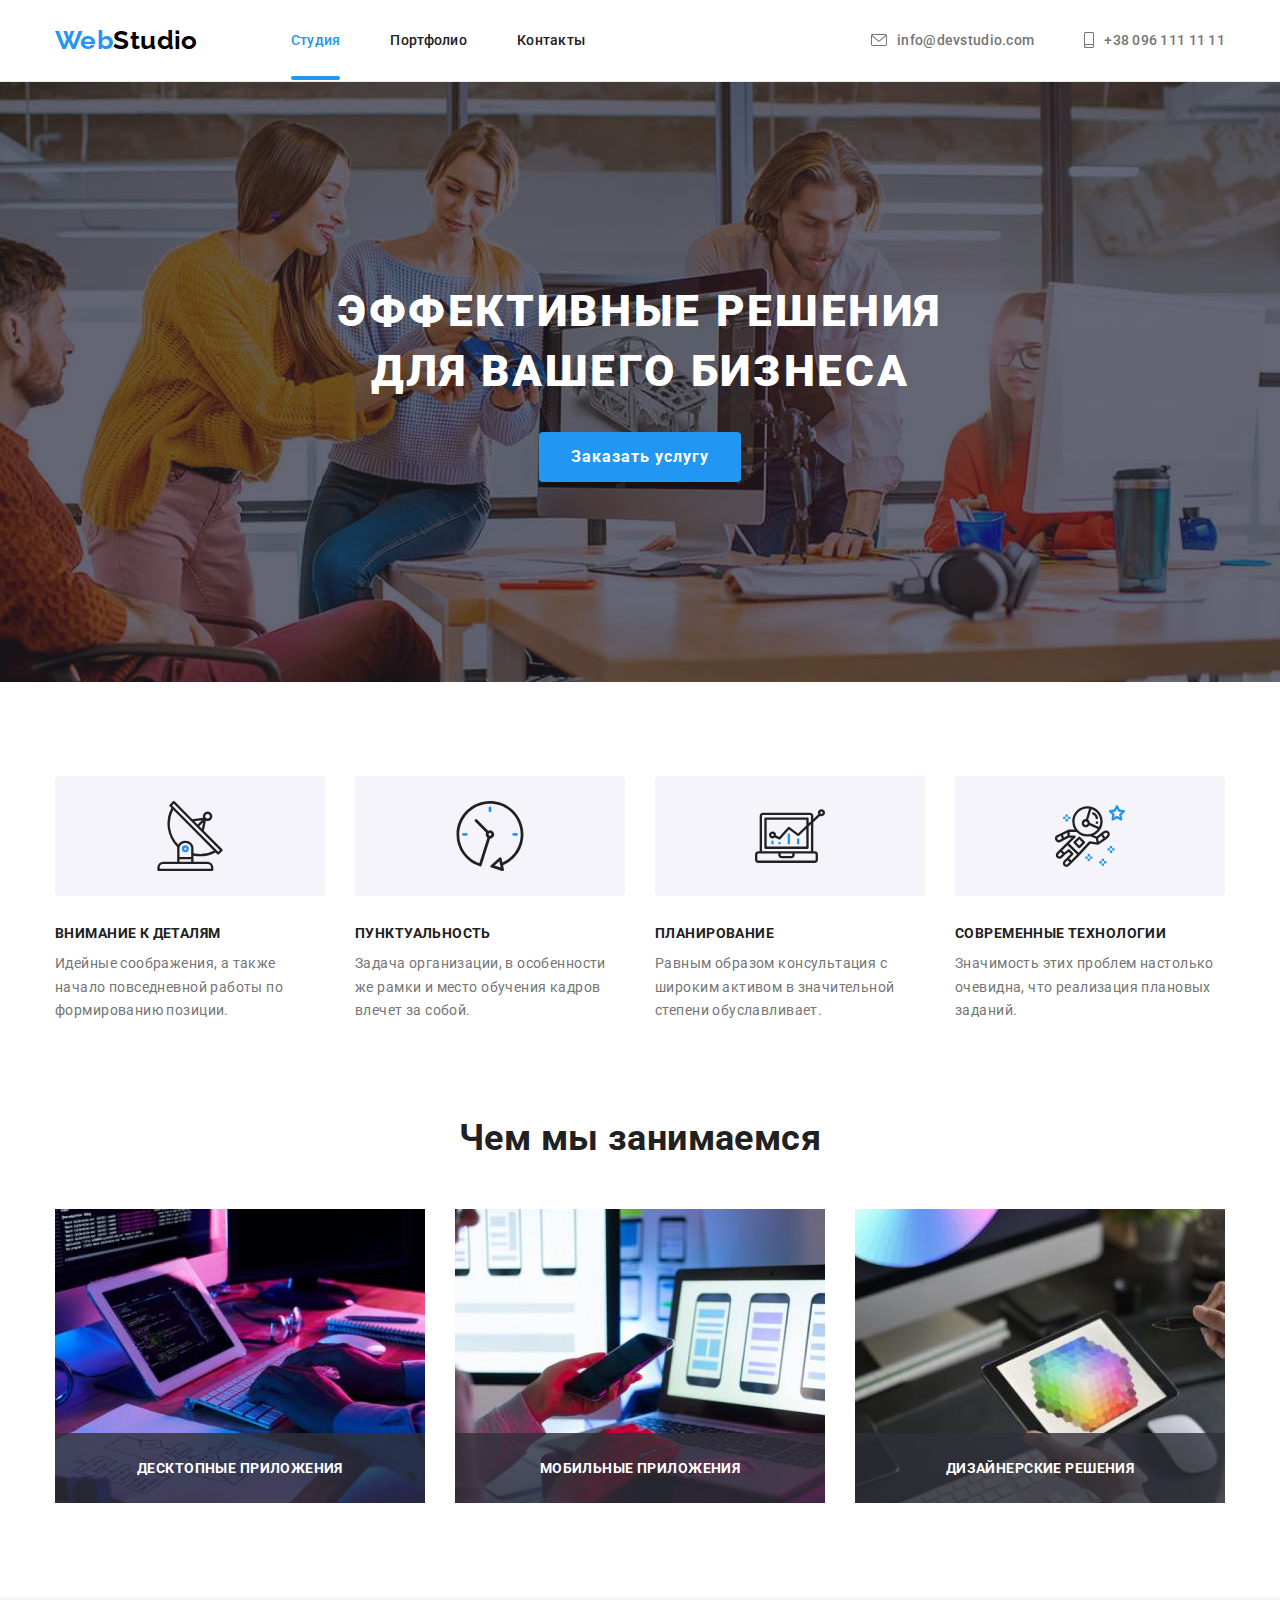
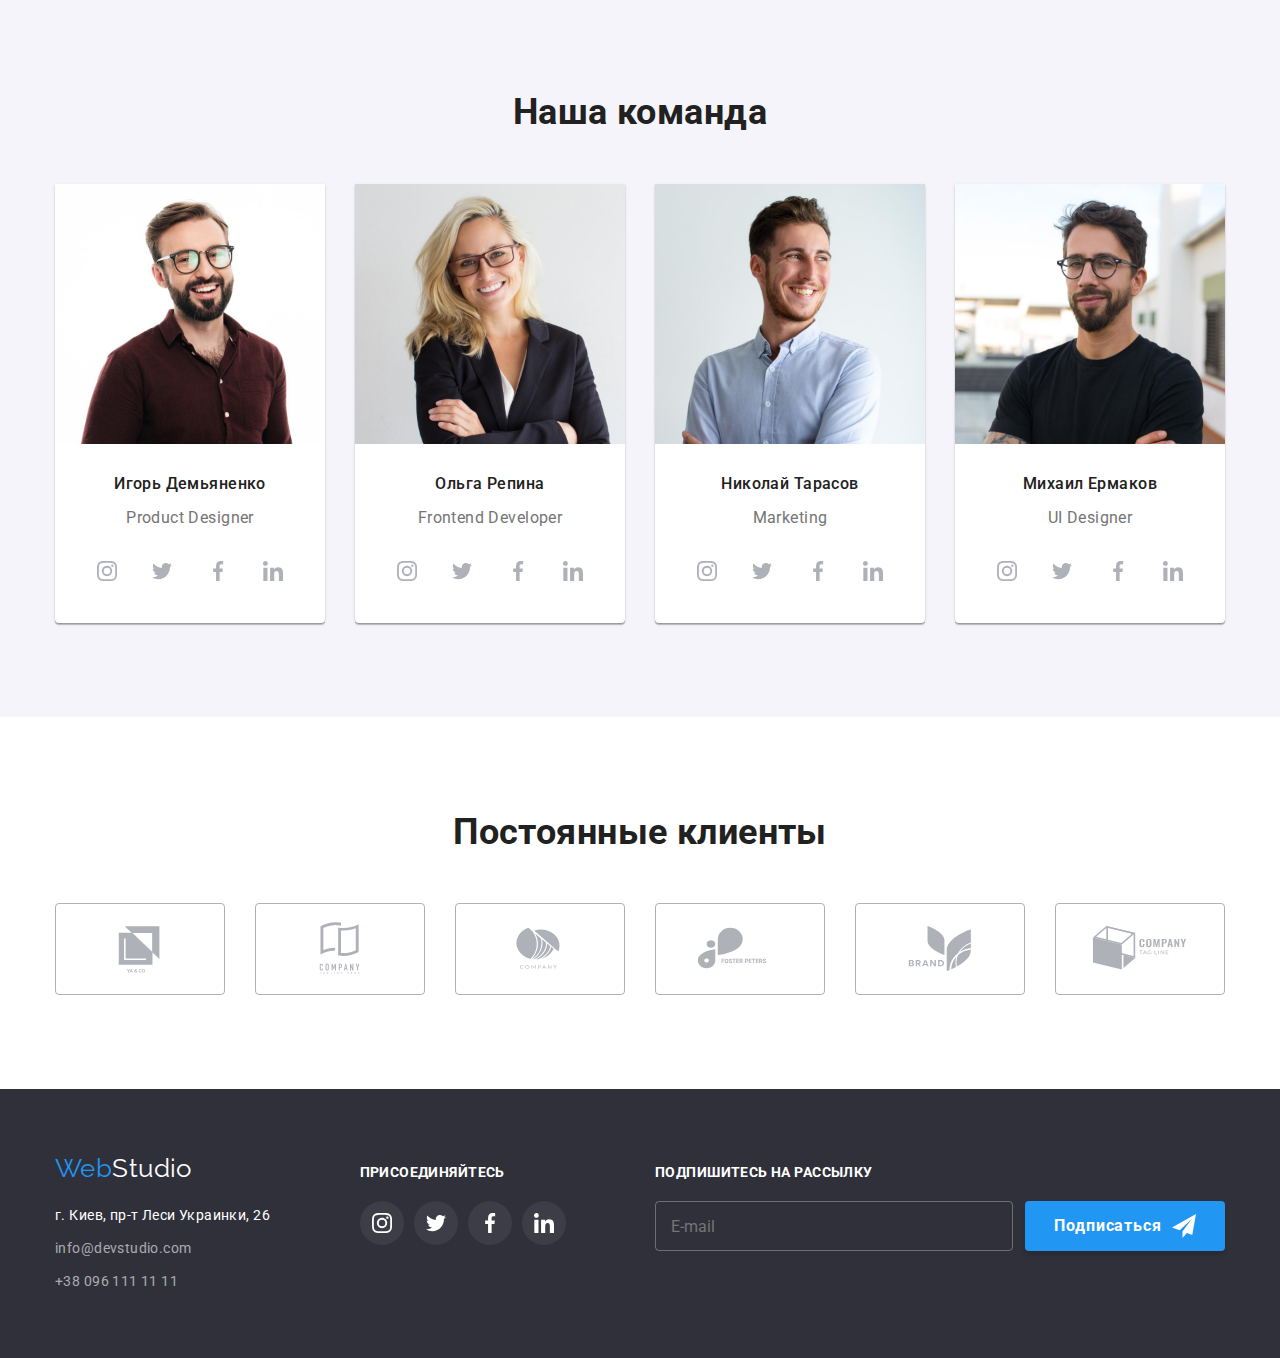
<file: index.html>
<!DOCTYPE html>
<html lang="ru">
  <head>
    <meta charset="UTF-8" />
    <meta http-equiv="X-UA-Compatible" content="IE=edge" />
    <meta name="viewport" content="width=device-width, initial-scale=1.0" />
    <title>Студия</title>
    <link rel="preconnect" href="https://fonts.googleapis.com" />
    <link rel="preconnect" href="https://fonts.gstatic.com" crossorigin />
    <link
      href="https://fonts.googleapis.com/css2?family=Raleway:wght@700&family=Roboto:wght@400;500;700;900&display=swap"
      rel="stylesheet"
    />
    <link
      rel="stylesheet"
      href="https://cdnjs.cloudflare.com/ajax/libs/modern-normalize/1.1.0/modern-normalize.min.css"
    />
    <link rel="stylesheet" href="./css/main.min.css" />
  </head>

  <body>
<!-- header -->
    <header class="header">
      <div class="container header__container">
        <nav class="header__nav">
          <a href="./index.html" class="logo" lang="en"><span class="logo-web">Web</span>Studio</a>
          <ul class="header__nav-list point">
            <li class="header__nav-item">
              <a class="link header__nav-link--current" href="./index.html">Студия</a>
            </li>
            <li class="header__nav-item">
              <a class="link" href="./portfolio.html">Портфолио</a>
            </li>
            <li class="header__nav-item">
              <a class="link" href="#">Контакты</a>
            </li>
          </ul>
        </nav>
        <ul class="header__cont-list point">
          <li class="header__cont-item">
            <a class="contact header__cont-link" href="mailto:info@devstudio.com">
              <svg class="header__envelope-icon">
                <use href="./img/icons.svg#icon-envelope"></use>
              </svg>
              info@devstudio.com</a
            >
          </li>
          <li class="header__cont-item">
            <a class="contact header__cont-link" href="tel:380961111111">
              <svg class="header__smartphone-icon">
                <use href="./img/icons.svg#icon-smartphone"></use>
              </svg>
              +38 096 111 11 11</a
            >
          </li>
        </ul>
      </div>
    </header>
    <main>
      <!-- hero -->
      <section class="section background-decision hero">
        <div class="container">
          <h1 class="hero__text">Эффективные решения для вашего бизнеса</h1>
          <button type="button" class="hero__button" data-modal-open>Заказать услугу</button>
        </div>
      </section>
      <!-- peculiarities -->
      <section class="section peculiarities">
        <div class="container">
          <h2 class="visually-hidden">особенности</h2>
          <ul class="peculiarities__list point">
            <li class="peculiarities__item">
              <div class="peculiarities__background">
                <svg width="70" height="70">
                  <use href="./img/icons.svg#icon-antenna"></use>
                </svg>
              </div>
              <h3 class="peculiarities__title">Внимание к деталям</h3>
              <p class="peculiarities__text">
                Идейные соображения, а также начало повседневной работы по формированию позиции.
              </p>
            </li>
            <li class="peculiarities__item">
              <div class="peculiarities__background">
                <svg width="70" height="70">
                  <use href="./img/icons.svg#icon-clock"></use>
                </svg>
              </div>
              <h3 class="peculiarities__title">Пунктуальность</h3>
              <p class="peculiarities__text">
                Задача организации, в особенности же рамки и место обучения кадров влечет за собой.
              </p>
            </li>
            <li class="peculiarities__item">
              <div class="peculiarities__background">
                <svg width="70" height="70">
                  <use href="./img/icons.svg#icon-diagram"></use>
                </svg>
              </div>
              <h3 class="peculiarities__title">Планирование</h3>
              <p class="peculiarities__text">
                Равным образом консультация с широким активом в значительной степени обуславливает.
              </p>
            </li>
            <li class="peculiarities__item">
              <div class="peculiarities__background">
                <svg width="70" height="70">
                  <use href="./img/icons.svg#icon-astronaut"></use>
                </svg>
              </div>
              <h3 class="peculiarities__title">Современные технологии</h3>
              <p class="peculiarities__text">
                Значимость этих проблем настолько очевидна, что реализация плановых заданий.
              </p>
            </li>
          </ul>
        </div>
      </section>
      <!-- work -->
      <section class="section work">
        <div class="container">
          <h2 class="title-text">Чем мы занимаемся</h2>
          <ul class="work__list point">
            <li class="work__item">
              <div class="work__thumb">
                <img src="./img/our_work/box_1.jpg" width="370" alt="Декстопные приложения" />
                <h3 class="work__item-description">Десктопные приложения</h3>
              </div>
            </li>
            <li class="work__item">
              <div class="work__thumb">
                <img src="./img/our_work/box_2.jpg" width="370" alt="Мобильные приложения" />
                <h3 class="work__item-description">Мобильные приложения</h3>
              </div>
            </li>
            <li class="work__item">
              <div class="work__thumb">
                <img src="./img/our_work/box_3.jpg" width="370" alt="Дизайнерские решения" />
                <h3 class="work__item-description">Дизайнерские решения</h3>
              </div>
            </li>
          </ul>
        </div>
      </section>
      <!--team  -->
      <section class="section team">
        <div class="container">
          <h2 class="title-text">Наша команда</h2>
          <ul class="team__list point">
            <li class="team__item">
              <img
                class="team__user-photo"
                src="./img/team/img.jpg"
                width="270"
                alt="Игорь Демьяненко-дизайн проэкт"
              />
              <div class="team__thumb">
                <h3 class="team__partner-name">Игорь Демьяненко</h3>
                <p class="team__partner-proffession" lang="en">Product Designer</p>
                <ul class="team__partner-socials point">
                  <li>
                    <a class="team__partner-link" href="">
                      <svg class="team__partner-link-icon">
                        <use href="./img/icons.svg#icon-instagram"></use>
                      </svg>
                    </a>
                  </li>
                  <li>
                    <a class="team__partner-link" href="">
                      <svg class="team__partner-link-icon">
                        <use href="./img/icons.svg#icon-twitter"></use>
                      </svg>
                    </a>
                  </li>
                  <li>
                    <a class="team__partner-link" href="">
                      <svg class="team__partner-link-icon">
                        <use href="./img/icons.svg#icon-facebook"></use>
                      </svg>
                    </a>
                  </li>
                  <li>
                    <a class="team__partner-link" href="">
                      <svg class="team__partner-link-icon">
                        <use href="./img/icons.svg#icon-linkedin"></use>
                      </svg>
                    </a>
                  </li>
                </ul>
              </div>
            </li>
            <li class="team__item">
              <img
                class="team__user-photo"
                src="./img/team/img_1.jpg"
                width="270"
                alt="Ольга Репина-фронтенд-разработчик"
              />
              <div class="team__thumb">
                <h3 class="team__partner-name">Ольга Репина</h3>
                <p class="team__partner-proffession" lang="en">Frontend Developer</p>
                <ul class="team__partner-socials point">
                  <li>
                    <a class="team__partner-link" href="">
                      <svg class="team__partner-link-icon">
                        <use href="./img/icons.svg#icon-instagram"></use>
                      </svg>
                    </a>
                  </li>
                  <li>
                    <a class="team__partner-link" href="">
                      <svg class="team__partner-link-icon">
                        <use href="./img/icons.svg#icon-twitter"></use>
                      </svg>
                    </a>
                  </li>
                  <li>
                    <a class="team__partner-link" href="">
                      <svg class="team__partner-link-icon">
                        <use href="./img/icons.svg#icon-facebook"></use>
                      </svg>
                    </a>
                  </li>
                  <li>
                    <a class="team__partner-link" href="">
                      <svg class="team__partner-link-icon">
                        <use href="./img/icons.svg#icon-linkedin"></use>
                      </svg>
                    </a>
                  </li>
                </ul>
              </div>
            </li>
            <li class="team__item">
              <img
                class="team__user-photo"
                src="./img/team/img_2.jpg"
                width="270"
                alt="Николай Тарасов-маркетинг"
              />
              <div class="team__thumb">
                <h3 class="team__partner-name">Николай Тарасов</h3>
                <p class="team__partner-proffession" lang="en">Marketing</p>
                <ul class="team__partner-socials point">
                  <li>
                    <a class="team__partner-link" href="">
                      <svg class="team__partner-link-icon">
                        <use href="./img/icons.svg#icon-instagram"></use>
                      </svg>
                    </a>
                  </li>
                  <li>
                    <a class="team__partner-link" href="">
                      <svg class="team__partner-link-icon">
                        <use href="./img/icons.svg#icon-twitter"></use>
                      </svg>
                    </a>
                  </li>
                  <li>
                    <a class="team__partner-link" href="">
                      <svg class="team__partner-link-icon">
                        <use href="./img/icons.svg#icon-facebook"></use>
                      </svg>
                    </a>
                  </li>
                  <li>
                    <a class="team__partner-link" href="">
                      <svg class="team__partner-link-icon">
                        <use href="./img/icons.svg#icon-linkedin"></use>
                      </svg>
                    </a>
                  </li>
                </ul>
              </div>
            </li>
            <li class="team__item">
              <img
                class="team__user-photo"
                src="./img/team/img_3.jpg"
                width="270"
                alt="Михаил Ермаков-дизайнер пользовательского интерфейса"
              />
              <div class="team__thumb">
                <h3 class="team__partner-name">Михаил Ермаков</h3>
                <p class="team__partner-proffession" lang="en">UI Designer</p>
                <ul class="team__partner-socials point">
                  <li>
                    <a class="team__partner-link" href="">
                      <svg class="team__partner-link-icon">
                        <use href="./img/icons.svg#icon-instagram"></use>
                      </svg>
                    </a>
                  </li>
                  <li>
                    <a class="team__partner-link" href="">
                      <svg class="team__partner-link-icon">
                        <use href="./img/icons.svg#icon-twitter"></use>
                      </svg>
                    </a>
                  </li>
                  <li>
                    <a class="team__partner-link" href="">
                      <svg class="team__partner-link-icon">
                        <use href="./img/icons.svg#icon-facebook"></use>
                      </svg>
                    </a>
                  </li>
                  <li>
                    <a class="team__partner-link" href="">
                      <svg class="team__partner-link-icon">
                        <use href="./img/icons.svg#icon-linkedin"></use>
                      </svg>
                    </a>
                  </li>
                </ul>
              </div>
            </li>
          </ul>
        </div>
      </section>
      <!-- customers -->
      <section class="section customers">
        <div class="container">
          <h2 class="title-text">Постоянные клиенты</h2>
          <ul class="customers__list point">
            <li>
              <a class="customers__link" href="">
                <svg class="customers__logo">
                  <use href="./img/icons.svg#icon-Logo"></use>
                </svg>
              </a>
            </li>
            <li>
              <a class="customers__link" href="">
                <svg class="customers__logo">
                  <use href="./img/icons.svg#icon-Logo1"></use>
                </svg>
              </a>
            </li>
            <li>
              <a class="customers__link" href="">
                <svg class="customers__logo">
                  <use href="./img/icons.svg#icon-Logo2"></use>
                </svg>
              </a>
            </li>
            <li>
              <a class="customers__link" href="">
                <svg class="customers__logo">
                  <use href="./img/icons.svg#icon-Logo3"></use>
                </svg>
              </a>
            </li>
            <li>
              <a class="customers__link" href="">
                <svg class="customers__logo">
                  <use href="./img/icons.svg#icon-Logo4"></use>
                </svg>
              </a>
            </li>
            <li>
              <a class="customers__link" href="">
                <svg class="customers__logo">
                  <use href="./img/icons.svg#icon-Logo5"></use>
                </svg>
              </a>
            </li>
          </ul>
        </div>
      </section>
    </main>
    <!-- footer -->
    <footer class="footer">
      <div class="container footer__container">
        <div>
          <a href="./index.html" class="footer__logo" lang="en"
            ><span class="logo-web">Web</span>Studio</a
          >
          <address class="footer__address">
            <ul class="point">
              <li>
                <a class="footer__link" href="https://goo.gl/maps/Ztwmh6uLbBfJNppe7" target="_blank"
                  >г. Киев, пр-т Леси Украинки, 26</a
                >
              </li>
              <li class="footer__item">
                <a class="footer__link" href="mailto:info@devstudio.com"> info@devstudio.com</a>
              </li>
              <li class="footer__item">
                <a class="footer__link" href="tel:380961111111"> +38 096 111 11 11</a>
              </li>
            </ul>
          </address>
        </div>
        <div class="footer__subscription">
          <p class="footer__form-text">присоединяйтесь</p>
          <ul class="footer__subscription-list point">
            <li class="footer__subscription-item">
              <a class="footer__subscription-link" href="">
                <svg class="footer__subscription-link-icon">
                  <use href="./img/icons.svg#icon-instagram"></use>
                </svg>
              </a>
            </li>
            <li class="footer__subscription-item">
              <a class="footer__subscription-link" href="">
                <svg class="footer__subscription-link-icon">
                  <use href="./img/icons.svg#icon-twitter"></use>
                </svg>
              </a>
            </li>
            <li class="footer__subscription-item">
              <a class="footer__subscription-link" href="">
                <svg class="footer__subscription-link-icon">
                  <use href="./img/icons.svg#icon-facebook"></use>
                </svg>
              </a>
            </li>
            <li class="footer__subscription-item">
              <a class="footer__subscription-link" href="">
                <svg class="footer__subscription-link-icon">
                  <use href="./img/icons.svg#icon-linkedin"></use>
                </svg>
              </a>
            </li>
          </ul>
        </div>
        <div>
          <form class="footer__form">
            <label for="footer-subscribe-email" class="footer__form-text"
              >Подпишитесь на рассылку</label
            >
            <div class="footer__form-field">
              <input
                id="footer-subscribe-email"
                type="email"
                class="footer__form-input"
                name="subscribe-footer-email"
                placeholder="E-mail"
              />
              <button class="footer__form-button" type="submit">
                Подписаться
                <svg class="footer__form-icon" width="24" height="24">
                  <use href="./img/icons.svg#icon-send"></use>
                </svg>
              </button>
            </div>
          </form>
        </div>
      </div>
    </footer>
    <!-- modal -->
    <div class="backdrop is-hidden" data-modal>
      <div class="modal">
        <button type="button" class="modal__button-close" data-modal-close>
          <svg class="modal__button-close-icon">
            <use href="./img/icons.svg#icon-close"></use>
          </svg>
        </button>
        <div class="modal__desk">
          <h2 class="modal__title">Оставьте свои данные, мы вам перезвоним</h2>
          <form class="modal__form" name="data-for-call" autocomplete="on">
            <div class="modal__input-group">
              <label class="modal__label" for="user-name">Имя</label>
              <div class="modal__form-input">
                <input class="modal__input" type="text" id="user-name" name="user-name" required />
                <svg class="modal__lable-icon">
                  <use href="./img/icons.svg#icon-person"></use>
                </svg>
              </div>
            </div>
            <div class="modal__input-group">
              <label class="modal__label" for="user-phone">Телефон</label>
              <div class="modal__form-input">
                <input class="modal__input" type="tel" id="user-phone" name="user-phone" required />
                <svg class="modal__lable-icon">
                  <use href="./img/icons.svg#icon-phone"></use>
                </svg>
              </div>
            </div>
            <div class="modal__input-group">
              <label class="modal__label" for="user-email">Почта</label>
              <div class="modal__form-input">
                <input
                  class="modal__input"
                  type="email"
                  id="user-email"
                  name="user-email"
                  required
                />
                <svg class="modal__lable-icon">
                  <use href="./img/icons.svg#icon-email"></use>
                </svg>
              </div>
            </div>
            <div class="modal__input-group modal__input-group-textarea">
              <label class="modal__label" for="user-comment">Комментарий</label>
              <div class="modal__form-input">
                <textarea
                  class="modal__textarea-input"
                  name="user-comment"
                  id="user-comment"
                  rows="5"
                  placeholder="Введите текст"
                ></textarea>
              </div>
            </div>
            <label class="modal__label-agree" for="modal-label-agree"
              >Соглашаюсь с рассылкой и принимаю
              <a class="modal__link" href="#">Условия договора</a>
              <input
                type="checkbox"
                class="modal__checkbox visually-hidden"
                name="modal-agree"
                id="modal-label-agree"
                required
              />
              <svg class="modal__unchecked-icon" width="16" height="15">
                <use href="./img/icons.svg#icon-unchecked"></use>
              </svg>
              <svg class="modal__checked-icon" width="16" height="15">
                <use href="./img/icons.svg#icon-checked"></use>
              </svg>
            </label>
            <button type="submit" class="modal__button-submit">Отправить</button>
          </form>
        </div>
      </div>
    </div>
    <script src="./js/modal.js"></script>
  </body>
</html>
</file>
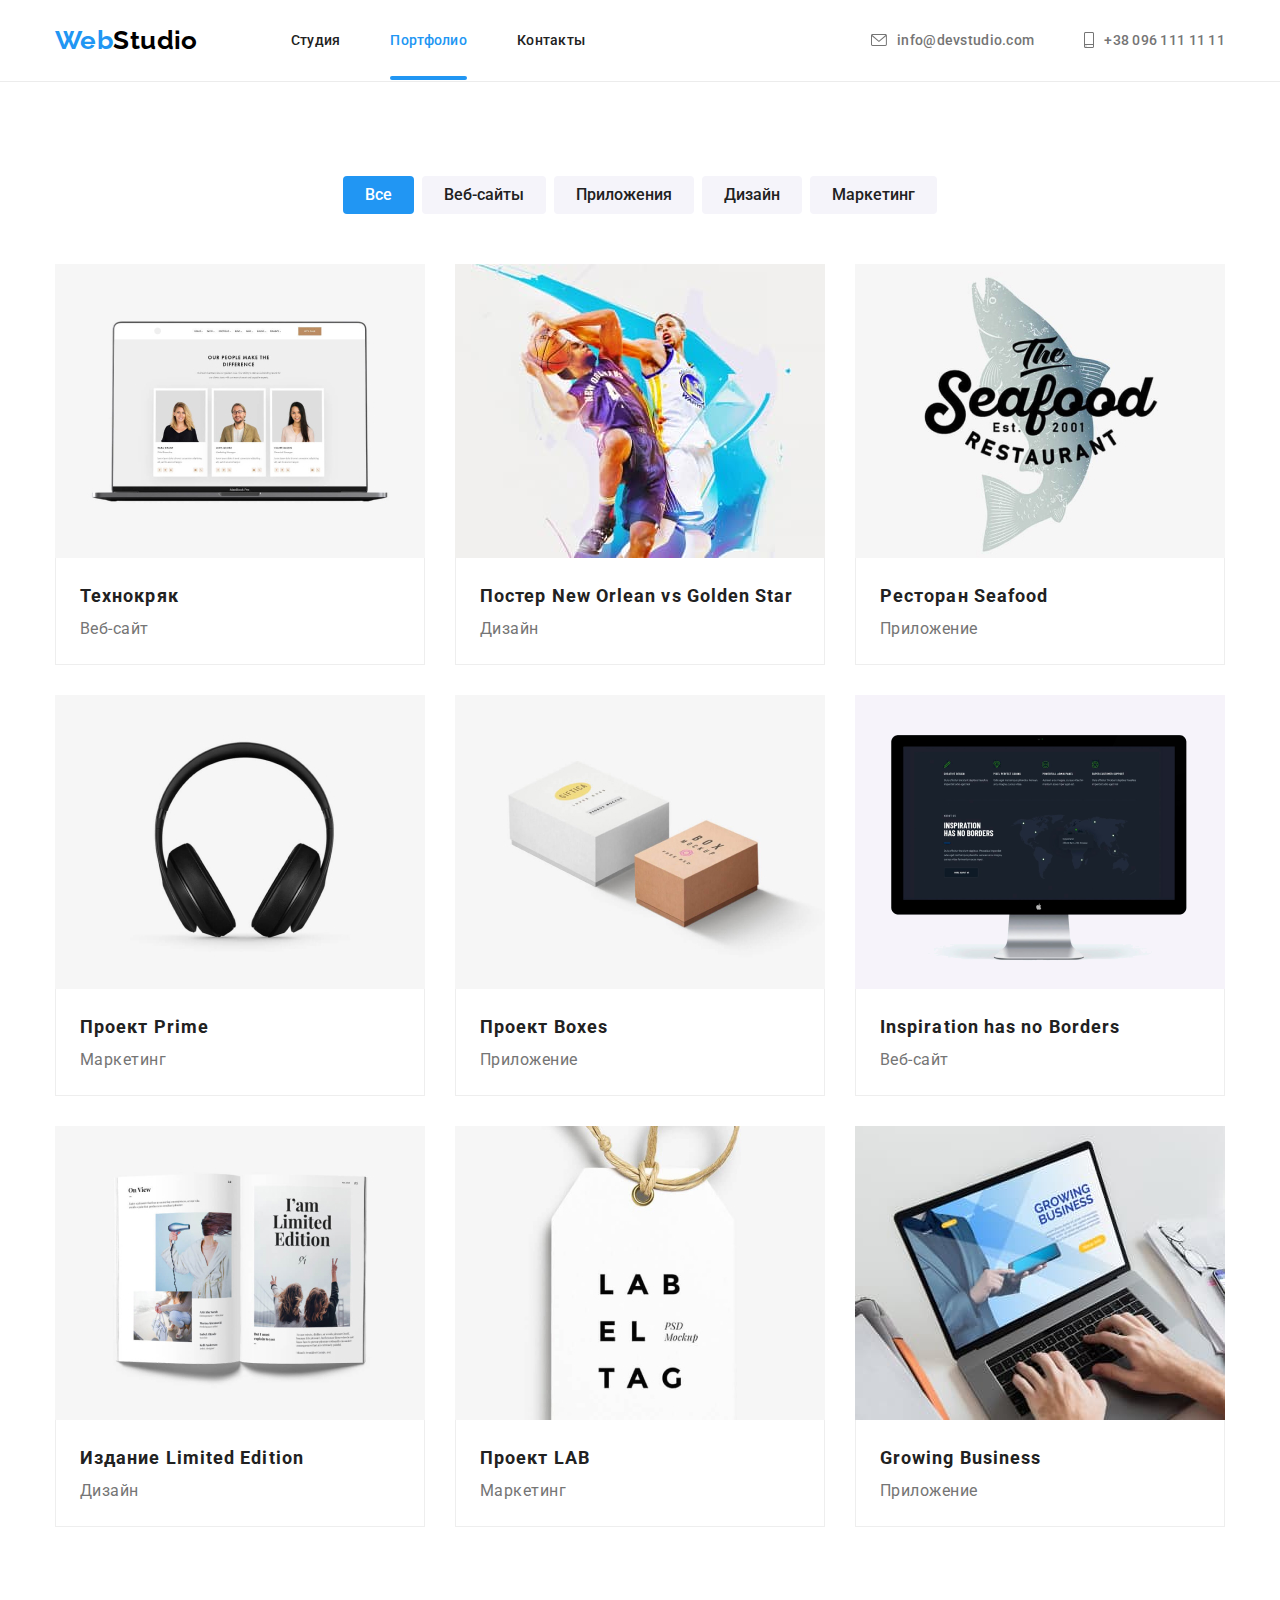
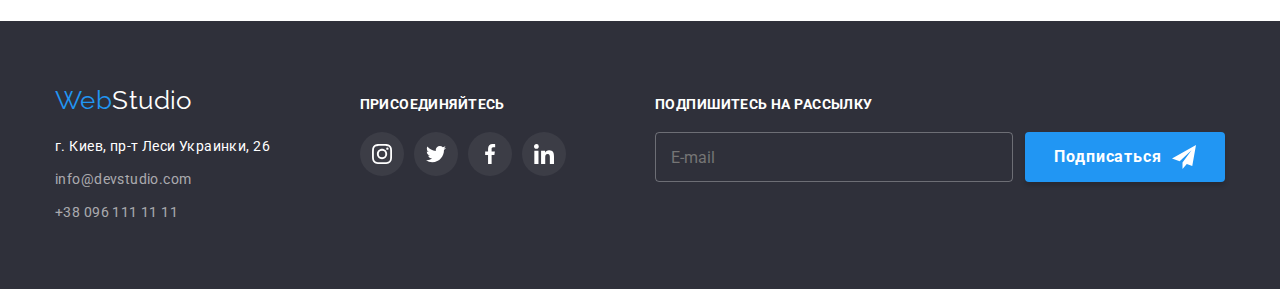
<file: portfolio.html>
<!DOCTYPE html>
<html lang="ru">
  <head>
    <meta charset="UTF-8" />
    <meta http-equiv="X-UA-Compatible" content="IE=edge" />
    <meta name="viewport" content="width=device-width, initial-scale=1.0" />
    <title>Портфолио</title>
    <link rel="preconnect" href="https://fonts.googleapis.com" />
    <link rel="preconnect" href="https://fonts.gstatic.com" crossorigin />
    <link
      href="https://fonts.googleapis.com/css2?family=Raleway:wght@700&family=Roboto:wght@400;500;700;900&display=swap"
      rel="stylesheet"
    />
    <link
      rel="stylesheet"
      href="https://cdnjs.cloudflare.com/ajax/libs/modern-normalize/1.1.0/modern-normalize.min.css"
    />
    <link rel="stylesheet" href="./css/main.min.css" />
  </head>

  <body>
    <!-- header -->
    <header class="header">
      <div class="container header__container">
        <nav class="header__nav">
          <a href="./index.html" class="logo" lang="en"><span class="logo-web">Web</span>Studio</a>
          <ul class="header__nav-list point">
            <li class="header__nav-item"><a class="link" href="./index.html">Студия</a></li>
            <li class="header__nav-item">
              <a class="link header__nav-link--current" href="./portfolio.html">Портфолио</a>
            </li>
            <li class="header__nav-item"><a class="link" href="#">Контакты</a></li>
          </ul>
        </nav>
        <ul class="header__cont-list point">
          <li class="header__cont-item">
            <a class="contact header__cont-link" href="mailto:info@devstudio.com">
              <svg class="header__envelope-icon">
                <use href="./img/icons.svg#icon-envelope"></use>
              </svg>
              info@devstudio.com</a
            >
          </li>
          <li class="header__cont-item">
            <a class="contact header__cont-link" href="tel:380961111111">
              <svg class="header__smartphone-icon">
                <use href="./img/icons.svg#icon-smartphone"></use>
              </svg>
              +38 096 111 11 11</a
            >
          </li>
        </ul>
      </div>
    </header>

    <main class="main-portfolio">
      <section class="section portfolio">
        <div class="container">
          <h1 class="visually-hidden">Портфолио</h1>

          <!-- filter -->

          <ul class="portfolio__filter point">
            <li class="portfolio__filter-item">
              <button
                type="button"
                class="portfolio__filter-button portfolio__filter-button--active"
              >
                Все
              </button>
            </li>
            <li class="portfolio__filter-item">
              <button type="button" class="portfolio__filter-button">Веб-сайты</button>
            </li>
            <li class="portfolio__filter-item">
              <button type="button" class="portfolio__filter-button">Приложения</button>
            </li>
            <li class="portfolio__filter-item">
              <button type="button" class="portfolio__filter-button">Дизайн</button>
            </li>
            <li class="portfolio__filter-item">
              <button type="button" class="portfolio__filter-button">Маркетинг</button>
            </li>
          </ul>

          <!-- cards_filter -->

          <ul class="portfolio__list point">
            <li class="portfolio__item">
              <a class="portfolio__link" href="">
                <div class="portfolio__card-thumb">
                  <img src="./img/cards_filter/portfolio1.jpg" alt="" width="370" height="294" />
                  <div class="portfolio__card--overlay">
                    <p class="portfolio__card-text">
                      Ресурс предлагает комплексные предложения с разным уровнем функционала и
                      сервисов. Все это позволит посетителю получить исчерпывающие сведения о
                      компании или частном лице.
                    </p>
                  </div>
                </div>
                <div class="portfolio__caption-card">
                  <h2 class="portfolio__caption-title">Технокряк</h2>
                  <p class="portfolio__caption-text">Веб-сайт</p>
                </div>
              </a>
            </li>
            <li class="portfolio__item">
              <a class="portfolio__link" href="">
                <div class="portfolio__card-thumb">
                  <img src="./img/cards_filter/portfolio2.jpg" alt="" width="370" height="294" />
                  <div class="portfolio__card--overlay">
                    <p class="portfolio__card-text">
                      Ресурс предлагает комплексные предложения с разным уровнем функционала и
                      сервисов. Все это позволит посетителю получить исчерпывающие сведения о
                      компании или частном лице.
                    </p>
                  </div>
                </div>
                <div class="portfolio__caption-card">
                  <h2 class="portfolio__caption-title">
                    Постер <span lang="en">New Orlean vs Golden Star</span>
                  </h2>
                  <p class="portfolio__caption-text">Дизайн</p>
                </div>
              </a>
            </li>
            <li class="portfolio__item">
              <a class="portfolio__link" href="">
                <div class="portfolio__card-thumb">
                  <img src="./img/cards_filter/portfolio3.jpg" alt="" width="370" height="294" />
                  <div class="portfolio__card--overlay">
                    <p class="portfolio__card-text">
                      Ресурс предлагает комплексные предложения с разным уровнем функционала и
                      сервисов. Все это позволит посетителю получить исчерпывающие сведения о
                      компании или частном лице.
                    </p>
                  </div>
                </div>
                <div class="portfolio__caption-card">
                  <h2 class="portfolio__caption-title">Ресторан <span lang="en">Seafood</span></h2>
                  <p class="portfolio__caption-text">Приложение</p>
                </div>
              </a>
            </li>
            <li class="portfolio__item">
              <a class="portfolio__link" href="">
                <div class="portfolio__card-thumb">
                  <img src="./img/cards_filter/portfolio4.jpg" alt="" width="370" height="294" />
                  <div class="portfolio__card--overlay">
                    <p class="portfolio__card-text">
                      Ресурс предлагает комплексные предложения с разным уровнем функционала и
                      сервисов. Все это позволит посетителю получить исчерпывающие сведения о
                      компании или частном лице.
                    </p>
                  </div>
                </div>
                <div class="portfolio__caption-card">
                  <h2 class="portfolio__caption-title">Проект <span lang="en">Prime</span></h2>
                  <p class="portfolio__caption-text">Маркетинг</p>
                </div>
              </a>
            </li>
            <li class="portfolio__item">
              <a class="portfolio__link" href="">
                <div class="portfolio__card-thumb">
                  <img src="./img/cards_filter/portfolio5.jpg" alt="" width="370" height="294" />
                  <div class="portfolio__card--overlay">
                    <p class="portfolio__card-text">
                      Ресурс предлагает комплексные предложения с разным уровнем функционала и
                      сервисов. Все это позволит посетителю получить исчерпывающие сведения о
                      компании или частном лице.
                    </p>
                  </div>
                </div>
                <div class="portfolio__caption-card">
                  <h2 class="portfolio__caption-title">Проект <span lang="en">Boxes</span></h2>
                  <p class="portfolio__caption-text">Приложение</p>
                </div>
              </a>
            </li>
            <li class="portfolio__item">
              <a class="portfolio__link" href="">
                <div class="portfolio__card-thumb">
                  <img src="./img/cards_filter/portfolio6.png" alt="" width="370" height="294" />
                  <div class="portfolio__card--overlay">
                    <p class="text-portfolio__card--overlay">
                      Ресурс предлагает комплексные предложения с разным уровнем функционала и
                      сервисов. Все это позволит посетителю получить исчерпывающие сведения о
                      компании или частном лице.
                    </p>
                  </div>
                </div>
                <div class="portfolio__caption-card">
                  <h2 class="portfolio__caption-title" lang="en">Inspiration has no Borders</h2>
                  <p class="portfolio__caption-text">Веб-сайт</p>
                </div>
              </a>
            </li>
            <li class="portfolio__item">
              <a class="portfolio__link" href="">
                <div class="portfolio__card-thumb">
                  <img src="./img/cards_filter/portfolio7.jpg" alt="" width="370" height="294" />
                  <div class="portfolio__card--overlay">
                    <p class="portfolio__card-text">
                      Ресурс предлагает комплексные предложения с разным уровнем функционала и
                      сервисов. Все это позволит посетителю получить исчерпывающие сведения о
                      компании или частном лице.
                    </p>
                  </div>
                </div>
                <div class="portfolio__caption-card">
                  <h2 class="portfolio__caption-title">
                    Издание <span lang="en">Limited Edition</span>
                  </h2>
                  <p class="portfolio__caption-text">Дизайн</p>
                </div>
              </a>
            </li>
            <li class="portfolio__item">
              <a class="portfolio__link" href="">
                <div class="portfolio__card-thumb">
                  <img src="./img/cards_filter/portfolio8.jpg" alt="" width="370" height="294" />
                  <div class="portfolio__card--overlay">
                    <p class="portfolio__card-text">
                      Ресурс предлагает комплексные предложения с разным уровнем функционала и
                      сервисов. Все это позволит посетителю получить исчерпывающие сведения о
                      компании или частном лице.
                    </p>
                  </div>
                </div>
                <div class="portfolio__caption-card">
                  <h2 class="portfolio__caption-title">Проект LAB</h2>
                  <p class="portfolio__caption-text">Маркетинг</p>
                </div>
              </a>
            </li>
            <li class="portfolio__item">
              <a class="portfolio__link" href="">
                <div class="portfolio__card-thumb">
                  <img src="./img/cards_filter/portfolio9.jpg" alt="" width="370" height="294" />
                  <div class="portfolio__card--overlay">
                    <p class="portfolio__card-text">
                      Ресурс предлагает комплексные предложения с разным уровнем функционала и
                      сервисов. Все это позволит посетителю получить исчерпывающие сведения о
                      компании или частном лице.
                    </p>
                  </div>
                </div>
                <div class="portfolio__caption-card">
                  <h2 class="portfolio__caption-title" lang="en">Growing Business</h2>
                  <p class="portfolio__caption-text">Приложение</p>
                </div>
              </a>
            </li>
          </ul>
        </div>
      </section>
    </main>

    <!-- footer -->

    <footer class="footer">
      <div class="container footer__container">
        <div class="first-box">
          <a href="./index.html" class="footer__logo" lang="en"
            ><span class="logo-web">Web</span>Studio</a
          >
          <address class="footer__address">
            <ul class="link-list-footer point">
              <li class="adress-li">
                <a class="footer__link" href="https://goo.gl/maps/Ztwmh6uLbBfJNppe7" target="_blank"
                  >г. Киев, пр-т Леси Украинки, 26</a
                >
              </li>
              <li class="footer__item">
                <a class="footer__link" href="mailto:info@devstudio.com"> info@devstudio.com</a>
              </li>
              <li class="footer__item">
                <a class="footer__link" href="tel:380961111111"> +38 096 111 11 11</a>
              </li>
            </ul>
          </address>
        </div>
        <div class="footer__subscribe">
          <p class="footer__form-text">присоединяйтесь</p>
          <ul class="footer__subscription-list point">
            <li class="footer__subscription-item">
              <a class="footer__subscription-link" href="">
                <svg class="footer__subscription-link-icon">
                  <use href="./img/icons.svg#icon-instagram"></use>
                </svg>
              </a>
            </li>
            <li class="footer__subscription-item">
              <a class="footer__subscription-link" href="">
                <svg class="footer__subscription-link-icon">
                  <use href="./img/icons.svg#icon-twitter"></use>
                </svg>
              </a>
            </li>
            <li class="footer__subscription-item">
              <a class="footer__subscription-link" href="">
                <svg class="footer__subscription-link-icon">
                  <use href="./img/icons.svg#icon-facebook"></use>
                </svg>
              </a>
            </li>
            <li class="footer__subscription-item">
              <a class="footer__subscription-link" href="">
                <svg class="footer__subscription-link-icon">
                  <use href="./img/icons.svg#icon-linkedin"></use>
                </svg>
              </a>
            </li>
          </ul>
        </div>
        <div>
          <form class="footer__form">
            <label for="footer-subscribe-email" class="footer__form-text"
              >Подпишитесь на рассылку</label
            >
            <div class="footer__form-field">
              <input
                id="footer-subscribe-email"
                type="email"
                class="footer__form-input"
                name="subscribe-footer-email"
                placeholder="E-mail"
              />
              <button class="footer__form-button" type="submit">
                Подписаться
                <svg class="footer__form-icon" width="24" height="24">
                  <use href="./img/icons.svg#icon-send"></use>
                </svg>
              </button>
            </div>
          </form>
        </div>
      </div>
    </footer>
  </body>
</html>
</file>
<file: css/main.min.css>
body{font-family:"Roboto","Raleway";letter-spacing:.03em;font-size:14px;background-color:#fff;color:#212121}html{box-sizing:border-box}*,*::after,*::before{box-sizing:inherit}h1,h2,h3,h4,p{margin:0;padding:0}img{display:block;max-width:100%;height:auto}.link{text-decoration:none}.point{margin:0;padding:0;list-style-type:none}.logo{font-family:"Raleway";font-style:normal;font-weight:700;font-size:26px;line-height:1.19;text-decoration:none;color:#000;margin-right:93px}.logo-web{color:#2196f3}.footer__logo{font-family:"Raleway";font-style:normal;font-size:26px;line-height:1.19;text-decoration:none;color:#fff}.title-text{font-size:36px;line-height:1.17;margin-bottom:50px;text-align:center}.section{padding:94px 0}.container{width:1200px;margin:0 auto;padding:0 15px}.backdrop{position:fixed;top:0;left:0;width:100%;height:100%;background-color:rgba(0,0,0,.2);transition:opacity 250ms cubic-bezier(0.4, 0, 0.2, 1),visibility 250ms cubic-bezier(0.4, 0, 0.2, 1)}.backdrop.is-hidden{visibility:hidden;opacity:0;pointer-events:none}.backdrop.is-hidden.modal{transform:translate(-50%, -50%) scale(1.1)}.visually-hidden{position:absolute;width:1px;height:1px;margin:-1px;border:0;padding:0;white-space:nowrap;-webkit-clip-path:inset(100%);clip-path:inset(100%);clip:rect(0 0 0 0);overflow:hidden}.modal{position:absolute;top:50%;left:50%;width:528px;max-height:602px;background-color:#fff;border-radius:4px;box-shadow:0px 1px 3px rgba(0,0,0,.12),0px 1px 1px rgba(0,0,0,.14),0px 2px 1px rgba(0,0,0,.2);transform:translate(-50%, -50%) scale(1);transition:transform 250ms cubic-bezier(0.4, 0, 0.2, 1)}.modal__title{font-weight:700;font-size:20px;line-height:1.15;text-align:center;letter-spacing:.03em;margin-bottom:12px}.modal__button-close{display:flex;position:absolute;top:8px;right:8px;transform:translate(-8%, -8%);justify-content:center;align-items:center;border-radius:50%;width:30px;height:30px;cursor:pointer;background-color:rgba(0,0,0,0);border:1px solid rgba(0,0,0,.1019607843);transition:border-color 250ms cubic-bezier(0.4, 0, 0.2, 1),color,250ms cubic-bezier(0.4, 0, 0.2, 1)}.modal__button-close:hover,.modal__button-close:focus{fill:#2196f3}.header{border-bottom:1px solid #ececec;padding:0}.header__container{display:flex;justify-content:space-between;align-items:center}.header__nav{display:flex;align-items:center}.header__nav-list{display:flex;align-content:stretch;align-items:center}.header__nav-list .link{transition:color 250ms cubic-bezier(0.4, 0, 0.2, 1)}.header__nav-item{display:block;margin-right:50px;padding-top:32px;padding-bottom:32px}.header__nav-item:last-child{margin-right:0}.header__cont-list{display:flex}.header__cont-item{display:flex;margin-left:50px}.header__cont-item:first-child{margin-left:0px}.header__cont-link{display:inline-flex;align-items:center;padding:32px 0}.header__envelope-icon{margin-right:10px;width:16px;height:12px;fill:currentColor}.header__smartphone-icon{width:10px;height:16px;margin-right:10px;fill:currentColor}.link{font-weight:500;font-size:14px;line-height:1.14;color:#212121;letter-spacing:.02em;text-decoration:none;padding:32px 0}.link:hover,.link:focus,.header__cont-link:hover,.header__cont-link:focus{color:#2196f3}.header__nav-link--current{position:relative;color:#2196f3}.header__nav-link--current::after{position:absolute;display:block;content:"";bottom:0;width:100%;height:4px;background-color:#2196f3;border-radius:2px}.header__cont-link{text-decoration:none;font-weight:500;font-size:14px;line-height:16px;letter-spacing:.02em;color:#757575;transition:250ms cubic-bezier(0.4, 0, 0.2, 1)}.footer{background-color:#2f303a;padding:64px 0}.footer__container{display:flex;align-items:baseline;justify-content:space-between}.footer__address{margin-top:20px}.footer__link{font-style:normal;line-height:1.71;color:#fff;text-decoration:none;margin:0;transition:250ms cubic-bezier(0.4, 0, 0.2, 1)}.footer__item{margin-top:9px}.footer__item a{color:rgba(255,255,255,.6)}.footer__item a:hover,.footer__item a:focus{color:#2196f3}.footer__subscription-link{display:flex;align-items:center;justify-content:center;height:44px;width:44px;background-color:rgba(255,255,255,.062745098);border-radius:50%;transition:background-color 250ms cubic-bezier(0.4, 0, 0.2, 1)}.footer__subscription-link:hover,.footer__subscription-link:focus{background-color:#2196f3}.footer__subscription-item{margin-right:10px}.footer__subscription-item:last-child{margin-right:0px}.footer__form-text{font-weight:700;font-size:14px;line-height:1.14;letter-spacing:.03em;text-transform:uppercase;color:#fff}.footer__subscription-link-icon{width:20px;height:20px;fill:#fff}.footer__subscription-list{margin-top:20px;display:flex;justify-content:space-between;align-items:center}.footer__form-field{display:flex;align-items:flex-end}.footer__form-input{height:50px;width:358px;background-color:inherit;border:1px solid rgba(255,255,255,.3);border-radius:4px;font-size:16px;padding:15px 15px;color:#fff;line-height:1.25}.footer__form-button{display:flex;align-items:center;justify-content:center;margin-top:20px;min-width:200px;padding:10px 3px;border-radius:4px;margin-left:12px;color:#fff;background-color:#2196f3;border:none;font-family:inherit;font-weight:700;font-size:16px;line-height:1.875;text-align:center;letter-spacing:.06em;box-shadow:0px 4px 4px 0px rgba(0,0,0,.15);cursor:pointer;transition-property:background-color;transition-duration:250ms;transition-timing-function:cubic-bezier(0.4, 0, 0.2, 1)}.footer__form-button:focus,.footer__form-button:hover{background-color:#188ce8}.footer__form-icon{margin-left:10px;fill:currentColor}.footer__form{font-size:14px;line-height:1.14;letter-spacing:.03em;text-transform:uppercase;color:#fff}.background-decision{background-color:#2f303a;text-align:center;padding:200px 0}.hero{max-width:1600px;margin-left:auto;margin-right:auto;background-position:center;background-image:linear-gradient(to right, rgba(47, 48, 58, 0.4), rgba(47, 48, 58, 0.4)),url(../img/hero/hero.jpg);background-repeat:no-repeat;background-size:cover}.hero__text{font-weight:900;font-size:44px;line-height:1.36;letter-spacing:.06em;text-transform:uppercase;color:#fff;margin-bottom:30px;margin:0 250px}.hero__button{font-weight:700;font-size:16px;line-height:1.875;letter-spacing:.06em;text-align:center;background:#2196f3;color:#fff;border-radius:4px;border:none;cursor:pointer;padding:10px 32px;margin-left:0px;margin-top:30px;box-shadow:0px 4px 4px rgba(0,0,0,.15);transition:background-color,250ms cubic-bezier(0.4, 0, 0.2, 1)}.hero__button:hover{background:#188ce8}.peculiarities__list{display:flex;justify-content:space-between}.peculiarities__item{width:270px}.peculiarities__background{display:flex;align-items:center;justify-content:center;margin-bottom:30px;width:270px;height:120px;background-color:#f5f4fa;border-radius:4px}.peculiarities__title{font-size:14px;line-height:1.14;text-transform:uppercase;color:#212121;margin:0}.peculiarities__text{font-weight:400;font-size:14px;line-height:1.71;color:#757575;margin:0;margin-top:10px}.work__list{display:flex;justify-content:space-between;margin-top:50px;margin-bottom:0px}.work{padding-top:0}.work__thumb{position:relative;padding-bottom:0px}.work__item-description{display:flex;align-items:center;justify-content:center;position:absolute;height:70px;width:100%;padding:27px 82px;background-color:rgba(47,48,58,.8);margin:0;bottom:0;font-weight:700;font-size:14px;line-height:1.14;letter-spacing:.03em;text-transform:uppercase;color:#fff}.team{background-color:#f5f4fa}.team__list{display:flex;justify-content:space-between;margin-top:50px}.team__item{background-color:#fff;border-radius:0px 0px 4px 4px;box-shadow:0px 1px 3px rgba(0,0,0,.12),0px 1px 1px rgba(0,0,0,.14),0px 2px 1px rgba(0,0,0,.2)}.team__thumb{padding:30px 30px}.team__partner-name{font-weight:500;font-size:16px;line-height:1.19;text-align:center;margin-bottom:10px}.team__partner-proffession{font-weight:400;font-size:16px;line-height:1.9;text-align:center;color:#757575}.team__partner-socials{display:flex;justify-content:space-between;margin-top:16px}.team__partner-link-icon{width:20px;height:20px;fill:#afb1b8;transition:fill 250ms cubic-bezier(0.4, 0, 0.2, 1)}.team__partner-link{height:44px;width:44px;display:flex;align-items:center;justify-content:center;border-radius:50%;transition:background-color 250ms cubic-bezier(0.4, 0, 0.2, 1)}.team__partner-link:hover .team__partner-link-icon{fill:#fff}.team__partner-link:focus .team__partner-link-icon{fill:#fff}.team__partner-link:hover,.team__partner-link:focus{background-color:#2196f3}.customers__list{margin-top:50px;display:flex;align-items:center;justify-content:space-between;text-decoration:none}.customers__link{display:flex;align-items:center;justify-content:center;width:170px;height:92px;border:1px solid #afb1b8;color:#afb1b8;border-radius:4px;transition:border-color 250ms cubic-bezier(0.4, 0, 0.2, 1),color,250ms cubic-bezier(0.4, 0, 0.2, 1)}.customers__link:hover,.customers__link:focus{border-color:#2196f3;color:#2196f3}.customers__logo{width:106px;height:60px;fill:currentColor}.modal__button-close-icon,.modal__lable-icon{display:flex;width:18px;height:18px}.modal__desk{padding:40px 40px}.modal__label{display:block;font-size:12px;line-height:1.17;letter-spacing:.01em;padding:0;margin-bottom:4px;color:#757575}.modal__input-group{text-align:left;margin-bottom:10px}.modal__form-input{position:relative}.modal__form{text-align:center}.modal__input{height:40px;padding:12px 12px 12px 42px}.modal__input,.modal__textarea-input{width:100%;border-radius:4px;border:1px solid rgba(33,33,33,.2);margin:0;font-size:14px;line-height:1.17;transition-property:border,background-color,box-shadow;transition-duration:250ms;transition-timing-function:cubic-bezier(0.4, 0, 0.2, 1)}.modal__textarea-input{margin-bottom:0px;min-height:120px;padding:12px 16px;width:100%;resize:none}.modal__input-group-textarea{margin-bottom:20px}.modal__textarea-input::-moz-placeholder{font-size:14px;line-height:1.1429;letter-spacing:.01em;color:rgba(117,117,117,.5)}.modal__textarea-input:-ms-input-placeholder{font-size:14px;line-height:1.1429;letter-spacing:.01em;color:rgba(117,117,117,.5)}.modal__textarea-input::placeholder{font-size:14px;line-height:1.1429;letter-spacing:.01em;color:rgba(117,117,117,.5)}.modal__lable-icon{display:inline-block;position:absolute;left:15px;top:50%;transform:translateY(-50%);fill:currentColor;color:#212121;transition-property:color;transition-duration:250ms;transition-timing-function:cubic-bezier(0.4, 0, 0.2, 1)}.modal__input:focus,.modal__textarea-input:focus{border:1px solid #2196f3;outline:none}.modal__input:focus~.modal__lable-icon{color:#2196f3}.modal__link{color:#2196f3;text-decoration:underline}.modal__label-agree{position:relative;padding-left:24px;margin-bottom:30px;font-size:14px;letter-spacing:.03em;line-height:1.71;color:#757575}.modal__unchecked-icon{position:absolute;transform:translateY(-50%);top:50%;left:0;opacity:1;fill:#2f303a;border-radius:2px}.modal__checked-icon{position:absolute;top:50%;left:0;transform:translateY(-50%);opacity:0;fill:#fff;background-color:#2196f3;border-radius:2px;transition-property:opacity;transition-duration:250ms;transition-timing-function:cubic-bezier(0.4, 0, 0.2, 1)}.modal__checkbox:checked~.modal__checked-icon{opacity:1}.modal__button-submit{display:block;margin-top:30px;margin-right:auto;margin-left:auto;width:200px;height:50px;padding:10px 55px;border-radius:4px;border:none;color:#fff;background-color:#2196f3;cursor:pointer;font-weight:700;line-height:1.875;letter-spacing:.06em;box-shadow:0px 4px 4px 0px rgba(0,0,0,.15);transition-property:color;transition-duration:250ms;transition-timing-function:cubic-bezier(0.4, 0, 0.2, 1)}.modal__button-submit:hover,.modal__button-submit:focus{background-color:#188ce8}.portfolio__filter{margin:0;display:flex;align-items:center;justify-content:center}.portfolio__filter-item:not(:last-child){margin-right:8px}.portfolio__filter-button{font-weight:500;font-size:16px;line-height:1.62;color:#212121;background-color:#f5f4fa;border-radius:4px;border:#2196f3;padding:6px 22px;cursor:pointer;transition:color 250ms cubic-bezier(0.4, 0, 0.2, 1),background-color,250ms cubic-bezier(0.4, 0, 0.2, 1),box-shadow 250ms cubic-bezier(0.4, 0, 0.2, 1)}.portfolio__filter-button--active{background-color:#2196f3;color:#fff}.portfolio__filter-button:hover,.portfolio__filter-button:focus{background-color:#188ce8;color:#fff}.portfolio__list{margin-top:50px;display:flex;flex-wrap:wrap;justify-content:center;margin-right:-30px;margin-bottom:-30px}.portfolio__item{width:370px;flex-basis:calc(33.3333333333% - 30px);margin-right:30px;margin-bottom:30px}.portfolio__caption-card{padding:20px 24px;border:1px solid #eee;border-top:0}.portfolio__caption-title{font-size:18px;line-height:2;letter-spacing:.06em;color:#212121;margin-bottom:4p}.portfolio__caption-text{font-weight:400;font-size:16px;line-height:1.87;letter-spacing:.03em;color:#757575;margin:0}.portfolio__link{text-decoration:none;display:inline-block;transition:box-shadow 250ms cubic-bezier(0.4, 0, 0.2, 1)}.portfolio__link:hover .portfolio__card--overlay{opacity:1;transform:translateY(0)}.portfolio__link:focus .portfolio__card--overlay{opacity:1;transform:translateY(0)}.portfolio__filter-button:focus,.portfolio__filter-button:hover,.portfolio__link:hover,.portfolio__link:focus{box-shadow:0px 1px 1px rgba(0,0,0,.12),0px 4px 4px rgba(0,0,0,.06),1px 4px 6px rgba(0,0,0,.16)}.portfolio__card--overlay{position:absolute;top:0;left:0;transform:translateY(100%);opacity:0;width:100%;height:100%;background-color:rgba(33,150,243,.8980392157);transition:transform 250ms cubic-bezier(0.4, 0, 0.2, 1),opacity 250ms cubic-bezier(0.4, 0, 0.2, 1)}.portfolio__card-text{position:absolute;top:50%;left:50%;transform:translate(-50%, -50%);width:320px;font-size:18px;line-height:1.5;color:#fff}.portfolio__card-thumb{position:relative;overflow:hidden}/*# sourceMappingURL=main.min.css.map */
</file>
